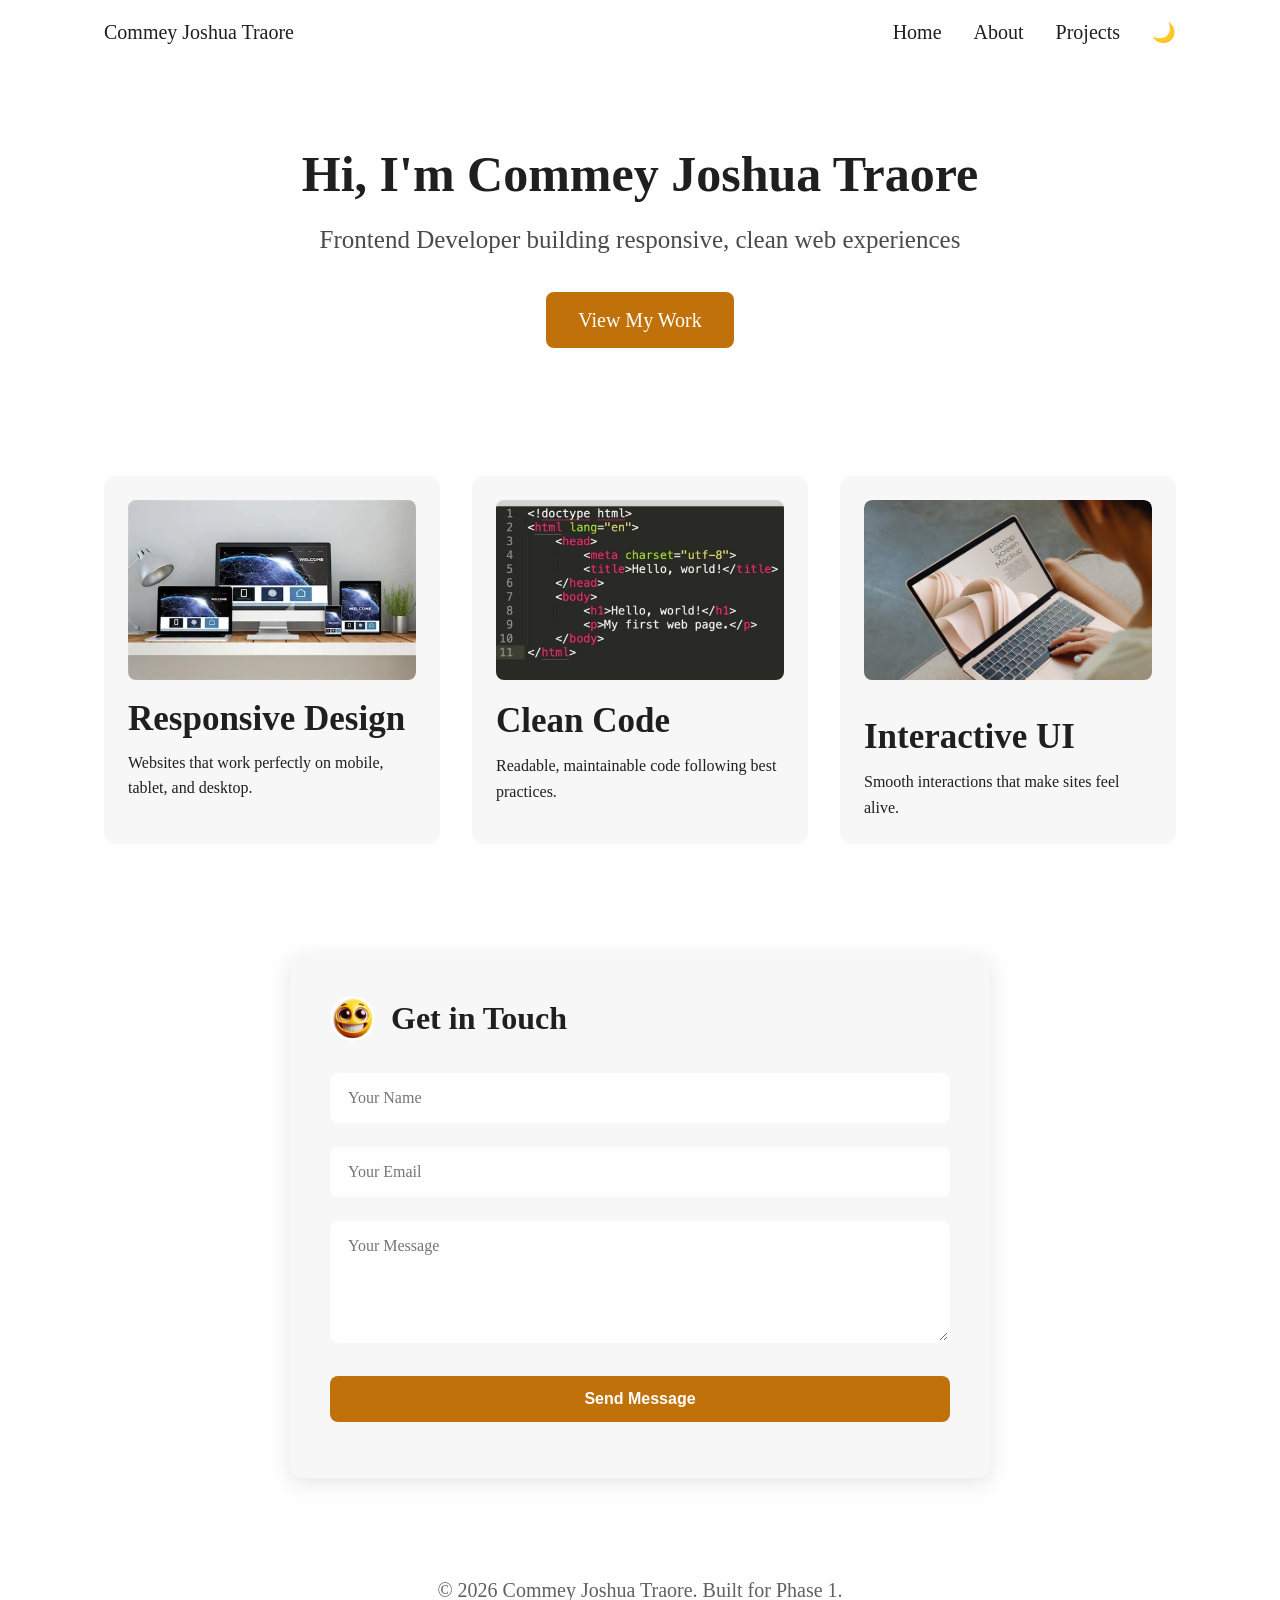
<file: index.html>
<!doctype html>
<html lang="en" data-theme="light">
  <head>
    <meta charset="UTF-8" />
    <meta name="viewport" content="width=device-width, initial-scale=1.0" />
    <title>Commey Joshua Traore | Portfolio</title>
    <link rel="stylesheet" href="style.css" />
  </head>
  <body>
    <header>
      <nav class="nav">
        <a href="index.html" class="logo">Commey Joshua Traore</a>
        <div class="nav-links">
          <a href="index.html">Home</a>
          <a href="about.html">About</a>
          <a href="projects.html">Projects</a>
          <button id="theme-toggle" aria-label="Toggle theme"></button>
        </div>
      </nav>
    </header>

    <main>
      <!-- Hero Section -->
      <section class="hero">
        <div class="hero-content">
          <h1>Hi, I'm Commey Joshua Traore</h1>
          <p>Frontend Developer building responsive, clean web experiences</p>
          <a href="projects.html" class="cta-btn">View My Work</a>
        </div>
      </section>
    </main>
    <!-- Features Section -->
    <section class="features">
      <div class="card">
        <img
          src="/imgs/OIP(35).webp"
          alt="Responsive design on phone and laptop"
        />
        <h2>Responsive Design</h2>
        <p>Websites that work perfectly on mobile, tablet, and desktop.</p>
      </div>

      <div class="card">
        <img src="/imgs/CleanCode.jpg" alt="Clean code on a screen" />
        <h3>Clean Code</h3>
        <p>Readable, maintainable code following best practices.</p>
      </div>

      <div class="card">
        <div class="wave-wrap">
          <img
            id="ui-wave-img"
            src="/imgs/girlworkusinglaptop.jpg"
            alt="Interactive UI animation"
          />
        </div>
        <h4>Interactive UI</h4>
        <p>Smooth interactions that make sites feel alive.</p>
      </div>
    </section>

<section class="contact">
  <div class="contact-header">
    <img src="/imgs/OIP19.webp" alt="Logo" class="contact-logo">
    <h2>Get in Touch</h2>
  </div>

  <form id="contactForm" novalidate>
    <div class="form-group">
      <input type="text" id="name" placeholder="Your Name">
      <small class="error"></small>
    </div>

    <div class="form-group">
      <input type="email" id="email" placeholder="Your Email">
      <small class="error"></small>
    </div>

    <div class="form-group">
      <textarea id="message" placeholder="Your Message" rows="5"></textarea>
      <small class="error"></small>
    </div>

    <button type="submit">Send Message</button>
    <p id="formStatus"></p>
  </form>
</section>
    <footer>
      <p>© 2026 Commey Joshua Traore. Built for Phase 1.</p>
    </footer>

    <script src="script.js"></script>
  </body>
</html>
</file>
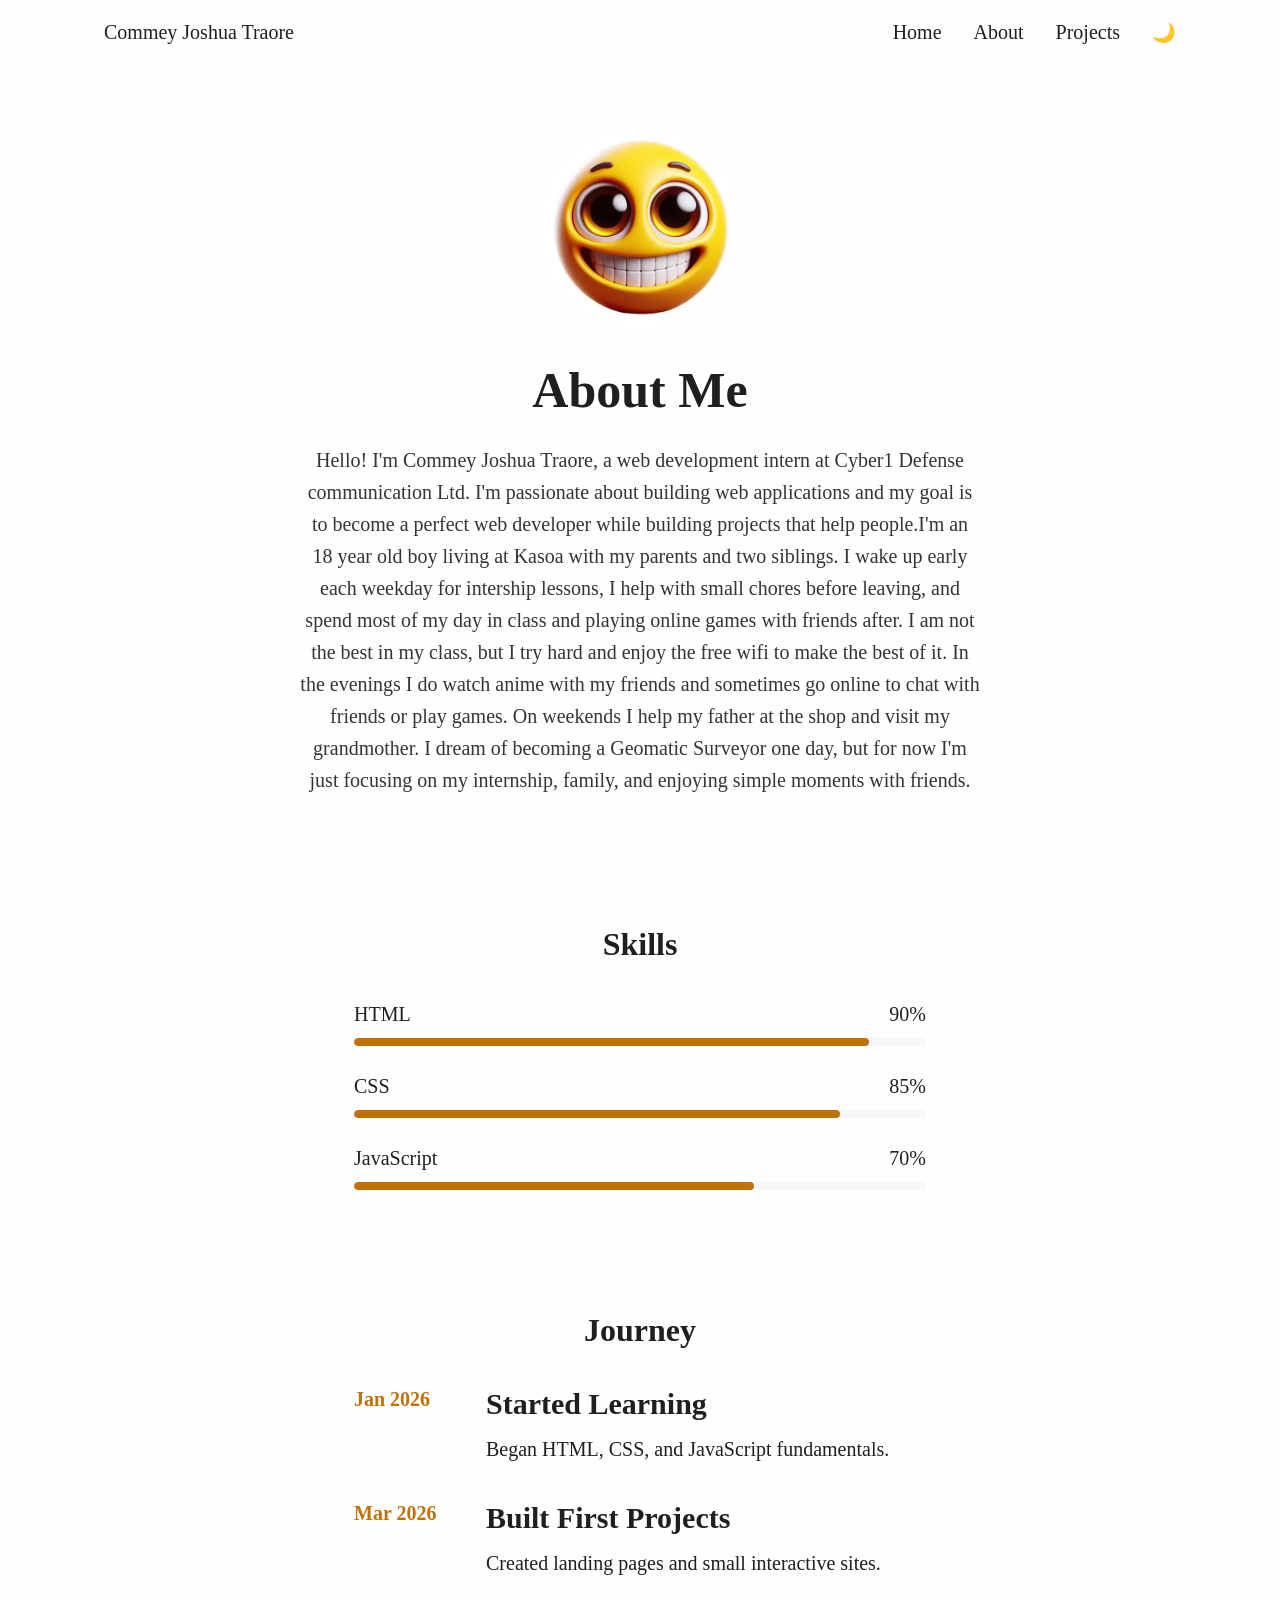
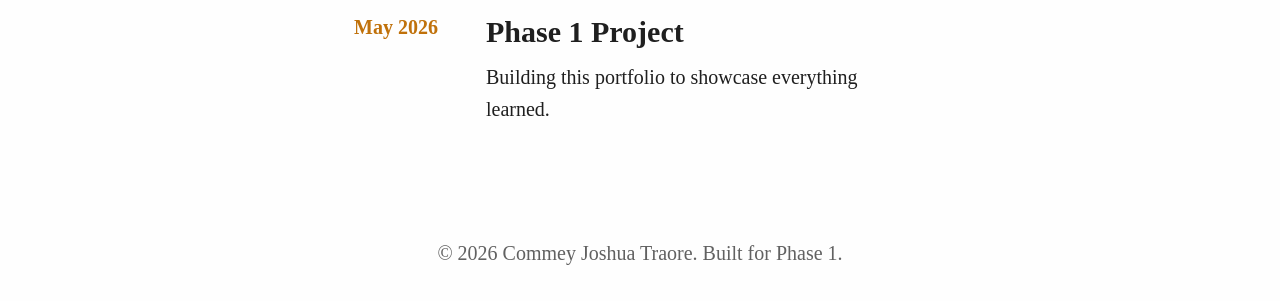
<file: about.html>
<!doctype html>
<html lang="en" data-theme="light">
  <head>
    <meta charset="UTF-8" />
    <meta name="viewport" content="width=device-width, initial-scale=1.0" />
    <title>About | Commey Joshua Traore</title>
    <link rel="stylesheet" href="style.css" />
  </head>
  <body>
    <header>
      <nav class="nav">
        <a href="index.html" class="logo">Commey Joshua Traore</a>
        <div class="nav-links">
          <a href="index.html">Home</a>
          <a href="about.html">About</a>
          <a href="projects.html">Projects</a>
          <button id="theme-toggle" aria-label="Toggle theme"></button>
        </div>
      </nav>
    </header>

    <main>
      <!-- About Section -->
      <section class="about">
        <img src="/imgs/OIP19.webp" alt="A portrait of Commey Joshua Traore" class="about-joshua" />
        <h1>About Me</h1>
        <p>
          Hello! I'm Commey Joshua Traore, a web development intern at Cyber1
            Defense communication Ltd. I'm passionate about building web
            applications and my goal is to become a perfect web developer while
            building projects that help people.I'm an 18 year old boy living at
            Kasoa with my parents and two siblings. I wake up early each weekday
            for intership lessons, I help with small chores before leaving, and
            spend most of my day in class and playing online games with friends
            after. I am not the best in my class, but I try hard and enjoy the
            free wifi to make the best of it. In the evenings I do watch anime
            with my friends and sometimes go online to chat with friends or play
            games. On weekends I help my father at the shop and visit my
            grandmother. I dream of becoming a Geomatic Surveyor one day, but
            for now I'm just focusing on my internship, family, and enjoying
            simple moments with friends.
        </p>
      </section>

      <!-- Skills Section -->
      <section class="skills" id="skills">
        <h2>Skills</h2>
        <div class="skill">
          <div class="skill-info">
            <span>HTML</span>
            <span>90%</span>
          </div>
          <div class="skill-bar">
            <div class="skill-progress" data-width="90%"></div>
          </div>
        </div>

        <div class="skill">
          <div class="skill-info">
            <span>CSS</span>
            <span>85%</span>
          </div>
          <div class="skill-bar">
            <div class="skill-progress" data-width="85%"></div>
          </div>
        </div>

        <div class="skill">
          <div class="skill-info">
            <span>JavaScript</span>
            <span>70%</span>
          </div>
          <div class="skill-bar">
            <div class="skill-progress" data-width="70%"></div>
          </div>
        </div>
      </section>

      <!-- Timeline Section -->
      <section class="timeline">
        <h2>Journey</h2>
        <div class="timeline-item">
          <div class="timeline-date">Jan 2026</div>
          <div class="timeline-content">
            <h3>Started Learning</h3>
            <p>Began HTML, CSS, and JavaScript fundamentals.</p>
          </div>
        </div>

        <div class="timeline-item">
          <div class="timeline-date">Mar 2026</div>
          <div class="timeline-content">
            <h3>Built First Projects</h3>
            <p>Created landing pages and small interactive sites.</p>
          </div>
        </div>

        <div class="timeline-item">
          <div class="timeline-date">May 2026</div>
          <div class="timeline-content">
            <h3>Phase 1 Project</h3>
            <p>Building this portfolio to showcase everything learned.</p>
          </div>
        </div>
      </section>
    </main>

    <footer>
      <p>© 2026 Commey Joshua Traore. Built for Phase 1.</p>
    </footer>

    <script src="script.js"></script>
  </body>
</html>
</file>
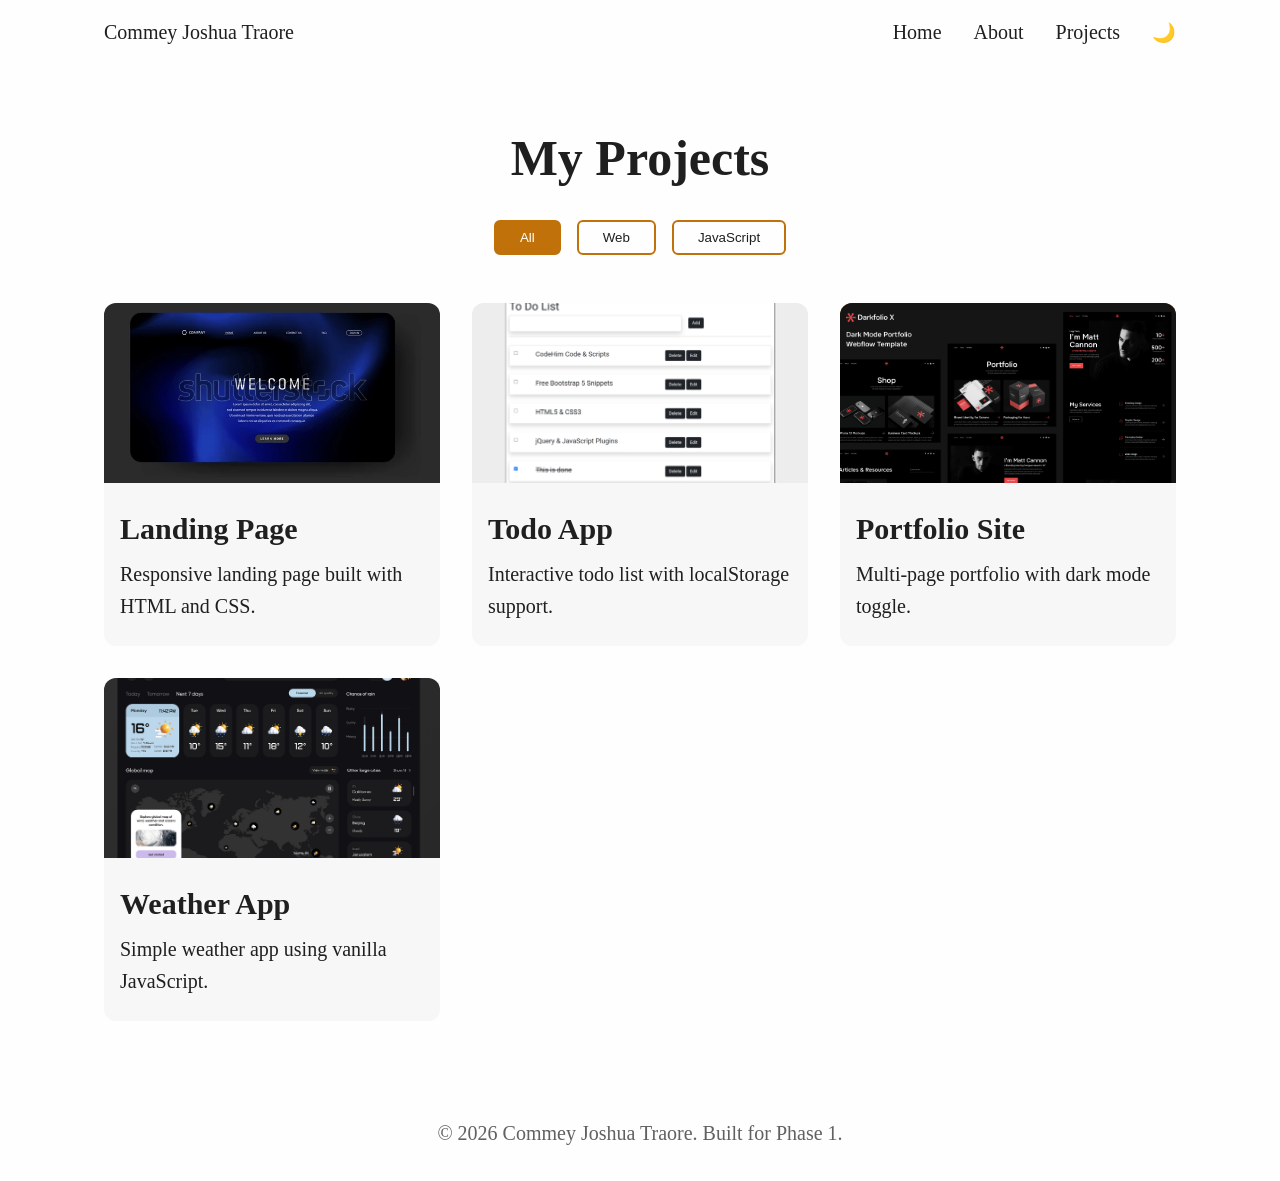
<file: projects.html>
<!doctype html>
<html lang="en" data-theme="light">
  <head>
    <meta charset="UTF-8" />
    <meta name="viewport" content="width=device-width, initial-scale=1.0" />
    <title>Projects | Commey Joshua Traore</title>
    <link rel="stylesheet" href="style.css" />
  </head>
  <body>
    <header>
      <nav class="nav">
        <a href="index.html" class="logo">Commey Joshua Traore</a>
        <div class="nav-links">
          <a href="index.html">Home</a>
          <a href="about.html">About</a>
          <a href="projects.html">Projects</a>
          <button id="theme-toggle" aria-label="Toggle theme"></button>
        </div>
      </nav>
    </header>

    <main>
      <!-- Project Grid -->
      <section class="projects">
        <h1>My Projects</h1>

        <!-- Filter Buttons -->
        <div class="filter-buttons">
          <button class="filter-btn active" data-filter="all">All</button>
          <button class="filter-btn" data-filter="web">Web</button>
          <button class="filter-btn" data-filter="js">JavaScript</button>
        </div>

        <!-- Project Grid -->
        <div class="project-grid">
          <div class="project-card" data-category="web">
            <img
              src="/imgs/abstractwave.webp"
              alt="Landing Page screenshot"
              class="project-img"
            />
            <h3>Landing Page</h3>
            <p>Responsive landing page built with HTML and CSS.</p>
          </div>

          <div class="project-card" data-category="js">
            <img
              src="/imgs/simpledolistusingbootstrap.png"
              alt="Todo App screenshot"
              class="project-img"
            />
            <h3>Todo App</h3>
            <p>Interactive todo list with localStorage support.</p>
          </div>

          <div class="project-card" data-category="web">
            <img
              src="/imgs/portfolio.png"
              alt="Portfolio Site screenshot"
              class="project-img"
            />
            <h3>Portfolio Site</h3>
            <p>Multi-page portfolio with dark mode toggle.</p>
          </div>

          <div class="project-card" data-category="js">
            <img
              src="/imgs/Weather.jpg"
              alt="Weather App screenshot"
              class="project-img"
            />
            <h3>Weather App</h3>
            <p>Simple weather app using vanilla JavaScript.</p>
          </div>
        </div>
      </section>
    </main>

    <footer>
      <p>© 2026 Commey Joshua Traore. Built for Phase 1.</p>
    </footer>

    <script src="script.js"></script>
  </body>
</html>
</file>
<file: style.css>
/* ============ 1. COLORS & THEME ============ */
:root {
  --bg: #fefefe;
  --text: #1f1f1f;
  --card-bg: #f7f7f7;
  --accent: #c0710a;
}

[data-theme="dark"] {
  --bg: #121212;
  --text: #f5f5f5;
  --card-bg: #1e1e1e;
  --accent: #d88a2a;
}

/* ============ 2. RESET & BASE ============ */
* {
  margin: 0;
  padding: 0;
  box-sizing: border-box;
}

html {
  font-size: 16px; /* base for calculations */
}

body {
  font-family: Georgia;
  background: var(--bg);
  color: var(--text);
  line-height: 1.6;
  transition:
    background 0.3s,
    color 0.3s;
}

/* ============ 3. TYPOGRAPHY - EDIT HERE ============ */
/* Change these values to adjust text size/style across the site */

body {
  font-size: 20px; /* base paragraph size */
}

h1 {
  font-size: 50px;
  line-height: 1.2;
  font-weight: 700;
}

h2 {
  font-size: 32px;
  line-height: 1.3;
  font-weight: 700;
  font-family: cursive;
  font-weight: bolder;
}

h3 {
  font-size: 30px;
  line-height: 1.4;
  font-weight: 600;
  font-weight: bolder;
}

h4 {
  font-size: 20px;
  line-height: 1.4;
  font-weight: 600;
  font-family: cursive;
  font-weight: bolder;
}

p {
  font-size: 20px;
  line-height: 1.6;
  font-family: georgia;
}

/* Section-specific text */
.hero h1 {
  font-size: 50px;
}

.hero p {
  font-size: 25px;
  opacity: 0.8;
  margin-bottom: 2rem;
}

.card h2,
.card h3,
.card h4 {
  font-size: 35px;
  margin-bottom: 0.5rem;
}

.card p {
  font-size: 16px;
}

/* ============ 4. NAVIGATION ============ */
.nav {
  display: flex;
  justify-content: space-between;
  align-items: center;
  padding: 1rem 5%;
  max-width: 1200px;
  margin: 0 auto;
}

.nav-links {
  display: flex;
  gap: 2rem;
  align-items: center;
}

.nav a {
  color: var(--text);
  text-decoration: none;
}

#theme-toggle {
  background: none;
  border: none;
  font-size: 19px;
  cursor: pointer;
  width: 24px;
  height: 24px;
}

/* ============ 5. HERO SECTION ============ */
.hero {
  padding: 5rem 5%;
  text-align: center;
}

.hero h1 {
  margin-bottom: 1rem;
}

.cta-btn {
  display: inline-block;
  padding: 12px 32px;
  background: var(--accent);
  color: white;
  text-decoration: none;
  border-radius: 8px;
  transition: transform 0.2s;
}

.cta-btn:hover {
  transform: translateY(-2px);
}

/* ============ 6. FEATURE CARDS ============ */
.features {
  display: grid;
  grid-template-columns: repeat(auto-fit, minmax(250px, 1fr));
  gap: 2rem;
  padding: 3rem 5%;
  max-width: 1200px;
  margin: 0 auto;
}

.card {
  background: var(--card-bg);
  padding: 24px;
  border-radius: 12px;
}

.card img {
  width: 100%;
  height: 180px;
  object-fit: cover;
  border-radius: 8px;
  margin-bottom: 1rem;
  display: block;
}

/* ============ 7. WAVE ANIMATION ============ */
.wave-wrap {
  position: relative;
  overflow: hidden;
  border-radius: 8px;
  margin-bottom: 1rem;
  perspective: 1000px;
}

.wave-wrap img {
  width: 100%;
  height: 180px;
  object-fit: cover;
  display: block;
  transition: transform 0.6s ease-in-out;
  transform-style: preserve-3d;
}

.wave-wrap::after {
  content: "";
  position: absolute;
  inset: 0;
  background: linear-gradient(
    135deg,
    transparent 25%,
    rgba(192, 113, 10, 0.3) 50%,
    transparent 75%
  );
  background-size: 200% 200%;
  opacity: 0;
  pointer-events: none;
  transition: opacity 0.3s;
}

.wave-wrap.wave-active img {
  transform: rotateX(180deg);
}

.wave-wrap.wave-active::after {
  opacity: 1;
  animation: wave-move 1.2s linear infinite;
}

@keyframes wave-move {
  0% {
    background-position: 200% 200%;
  }
  100% {
    background-position: 0% 0%;
  }
}
/* CONTACT FORM */
.contact {
  max-width: 700px;
  margin: 4rem auto;
  padding: 2.5rem;
  background: var(--card-bg);
  border-radius: 12px;
  box-shadow: 0 4px 20px rgba(0, 0, 0, 0.1);
}

/* DELETED: .contact h2 rule is gone. We style it inside .contact-header h2 now */

.form-group {
  margin-bottom: 1.5rem;
}

.form-group input,
.form-group textarea {
  width: 100%;
  padding: 14px 16px;
  border: 2px solid transparent;
  border-radius: 8px;
  background: var(--bg);
  color: var(--text);
  font-family: inherit;
  font-size: 1rem;
  transition: all 0.3s ease;
}

.form-group input:focus,
.form-group textarea:focus {
  outline: none;
  border-color: var(--accent);
  box-shadow: 0 0 0 3px rgba(99, 102, 241, 0.1);
}

.form-group input.error,
.form-group textarea.error {
  border-color: #ff4d4d;
}

.error {
  color: #ff4d4d;
  font-size: 0.85rem;
  display: block;
  margin-top: 0.5rem;
}

.contact button {
  width: 100%;
  padding: 14px;
  border: none;
  border-radius: 8px;
  background: var(--accent);
  color: white;
  font-size: 1rem;
  font-weight: 600;
  cursor: pointer;
  transition: all 0.2s ease;
}

.contact button:hover {
  transform: translateY(-2px);
  box-shadow: 0 6px 20px rgba(99, 102, 241, 0.3);
}

#formStatus {
  margin-top: 1rem;
  text-align: center;
  font-weight: 600;
}

/* UPDATED: Flexbox for logo + heading side by side */
.contact-header {
  display: flex;
  align-items: center;
  gap: 1rem;
  margin-bottom: 2rem;
}

.contact-logo {
  width: 45px;
  height: 45px;
  object-fit: cover;
  border-radius: 22.5px;
  flex-shrink: 0;
}

.contact-header h2 {
  margin: 0;
  text-align: left;
  font-size: 2rem;
}


/* ============ 9. ABOUT PAGE ============ */
.about {
  max-width: 809px;
  margin: 0 auto;
  padding: 4rem 5%;
  text-align: center;
}

.about h1 {
  margin-bottom: 1.5rem;
  font-family: cursive;
}

.about p {
  margin-bottom: 1rem;
  opacity: 0.9;
  font-family: Georgia;
}

.about-joshua {
  width: 200px;
  height: 200px;
  border-radius: 50%;
  object-fit: cover;
  margin-bottom: 2rem;
  display: block;
  margin-left: auto;
  margin-right: auto;
}

/* ============ 10. SKILLS SECTION ============ */
.skills {
  max-width: 700px;
  margin: 0 auto;
  padding: 3rem 5%;
}

.skills h2,
.timeline h2 {
  text-align: center;
  margin-bottom: 2rem;
  font-family: cursive;
  font-weight: bolder;
}

.skill {
  margin-bottom: 1.5rem;
}

.skill-info {
  display: flex;
  justify-content: space-between;
  margin-bottom: 0.5rem;
}

.skill-bar {
  width: 100%;
  height: 8px;
  background: var(--card-bg);
  border-radius: 4px;
  overflow: hidden;
}

.skill-progress {
  height: 100%;
  width: 0;
  background: var(--accent);
  border-radius: 4px;
  transition: width 1.5s ease-out;
  display: block;
  will-change: width;
}

/* ============ 11. TIMELINE ============ */
.timeline {
  max-width: 700px;
  margin: 0 auto;
  padding: 3rem 5%;
}

.timeline-item {
  display: flex;
  gap: 2rem;
  margin-bottom: 2rem;
}

.timeline-date {
  min-width: 100px;
  font-weight: 600;
  color: var(--accent);
}

.timeline-content h3 {
  margin-bottom: 0.5rem;
}

/* ============ 12. PROJECTS PAGE ============ */
.projects {
  max-width: 1200px;
  margin: 0 auto;
  padding: 4rem 5%;
}

.projects h1 {
  text-align: center;
  margin-bottom: 2rem;
}

.filter-buttons {
  display: flex;
  justify-content: center;
  gap: 1rem;
  margin-bottom: 3rem;
  flex-wrap: wrap;
}

.filter-btn {
  padding: 8px 24px;
  border: 2px solid var(--accent);
  background: transparent;
  color: var(--text);
  border-radius: 6px;
  cursor: pointer;
  transition: all 0.3s;
}

.filter-btn.active,
.filter-btn:hover {
  background: var(--accent);
  color: white;
}

.project-grid {
  display: grid;
  grid-template-columns: repeat(auto-fit, minmax(280px, 1fr));
  gap: 2rem;
}

.project-card {
  background: var(--card-bg);
  border-radius: 12px;
  overflow: hidden;
  transition: transform 0.3s;
}

.project-card:hover {
  transform: translateY(-5px);
}

.project-card.hidden {
  display: none;
}

.project-img {
  width: 100%;
  height: 180px;
  background: var(--accent);
  opacity: 1;
  object-fit: cover;
}

.project-card h3 {
  padding: 1rem 1rem 0.5rem;
}

.project-card p {
  padding: 0 1rem 1.5rem;
  opacity: 1;
}

/* ============ 12. FOOTER ============ */
footer {
  text-align: center;
  padding: 2rem;
  opacity: 0.7;
}

/* ============ 13. MOBILE ============ */
@media (max-width: 768px) {
  html {
    font-size: 15px;
  }

  h1 {
    font-size: 32px;
  }

  h2 {
    font-size: 28px;
  }

  .hero h1 {
    font-size: 36px;
  }

  .nav-links {
    gap: 1rem;
  }

  .timeline-item {
    flex-direction: column;
    gap: 0.5rem;
  }
}
</file>
